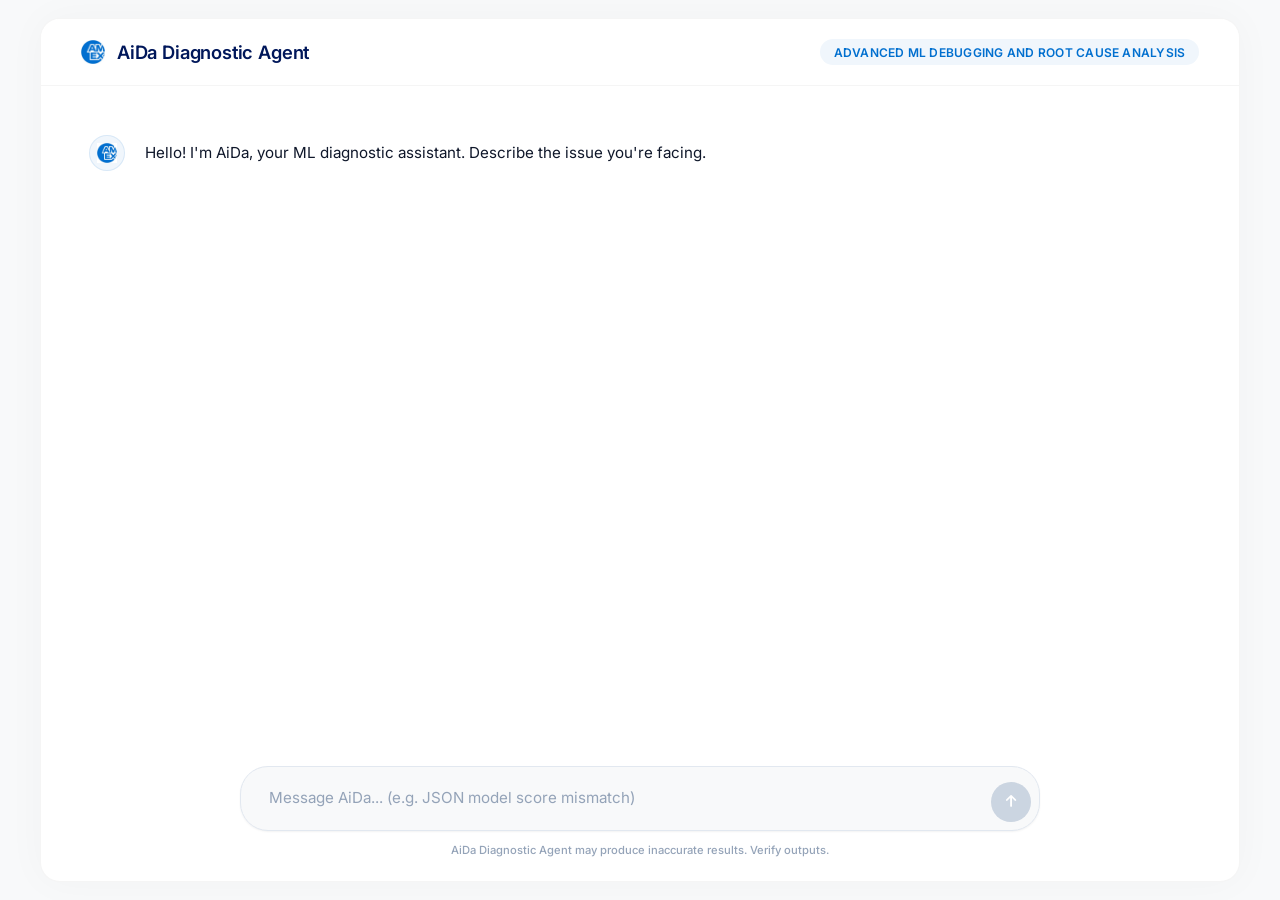
<file: static/index.html>
<!DOCTYPE html>
<html lang="en">

<head>
    <meta charset="UTF-8">
    <meta name="viewport" content="width=device-width, initial-scale=1.0">
    <title>AI Diagnostic Agent</title>
    <link rel="stylesheet" href="/static/styles.css?v=3">
    <link
        href="https://fonts.googleapis.com/css2?family=Inter:wght@400;500;600;700&family=JetBrains+Mono:wght@400;500&display=swap"
        rel="stylesheet">
    <link href="https://cdnjs.cloudflare.com/ajax/libs/font-awesome/6.0.0/css/all.min.css" rel="stylesheet">
</head>

<body>
    <div class="app-container">
        <header class="app-header">
            <div class="header-title">
                <img src="/static/logo.png" alt="AiDa Logo" class="aida-logo">
                <h1>AiDa Diagnostic Agent</h1>
            </div>
            <div class="subtitle">Advanced ML debugging and root cause analysis</div>
        </header>

        <main class="chat-container">
            <div id="chat-history" class="chat-history">
                <div class="message assistant">
                    <div class="avatar-wrapper"><img src="/static/logo.png" alt="AiDa"></div>
                    <div class="message-content">Hello! I'm AiDa, your ML diagnostic assistant. Describe the issue
                        you're facing.</div>
                </div>
            </div>

            <div class="input-container-wrapper">
                <div class="panels-container">
                    <div id="upload-panel" class="upload-panel hidden">
                        <div class="upload-header">
                            <i class="fa-solid fa-file-arrow-up"></i>
                            <span>Upload Requested Artifacts</span>
                        </div>
                        <div class="upload-controls">
                            <input type="file" id="file-input" multiple>
                            <div class="upload-actions">
                                <button id="upload-btn" class="btn btn-primary">Upload Files</button>
                                <button id="cancel-upload-btn" class="btn btn-secondary">Cancel</button>
                            </div>
                        </div>
                        <div id="upload-status" class="status-message"></div>
                    </div>

                    <div id="approval-panel" class="approval-panel hidden">
                        <div class="approval-header">
                            <i class="fa-solid fa-triangle-exclamation icon-warning"></i>
                            <span>I've detected a potential issue. Shall I investigate deeply?</span>
                        </div>
                        <button id="approve-btn" class="btn btn-primary">Approve Investigation</button>
                    </div>
                </div>

                <div class="input-area">
                    <textarea id="chat-input" placeholder="Message AiDa... (e.g. JSON model score mismatch)"
                        rows="1"></textarea>
                    <button id="send-btn" class="btn btn-primary btn-icon" disabled>
                        <i class="fa-solid fa-arrow-up"></i>
                    </button>
                </div>
                <div class="footer-text">AiDa Diagnostic Agent may produce inaccurate results. Verify outputs.</div>
            </div>
        </main>
    </div>

    <script src="/static/script.js"></script>
</body>

</html>
</file>
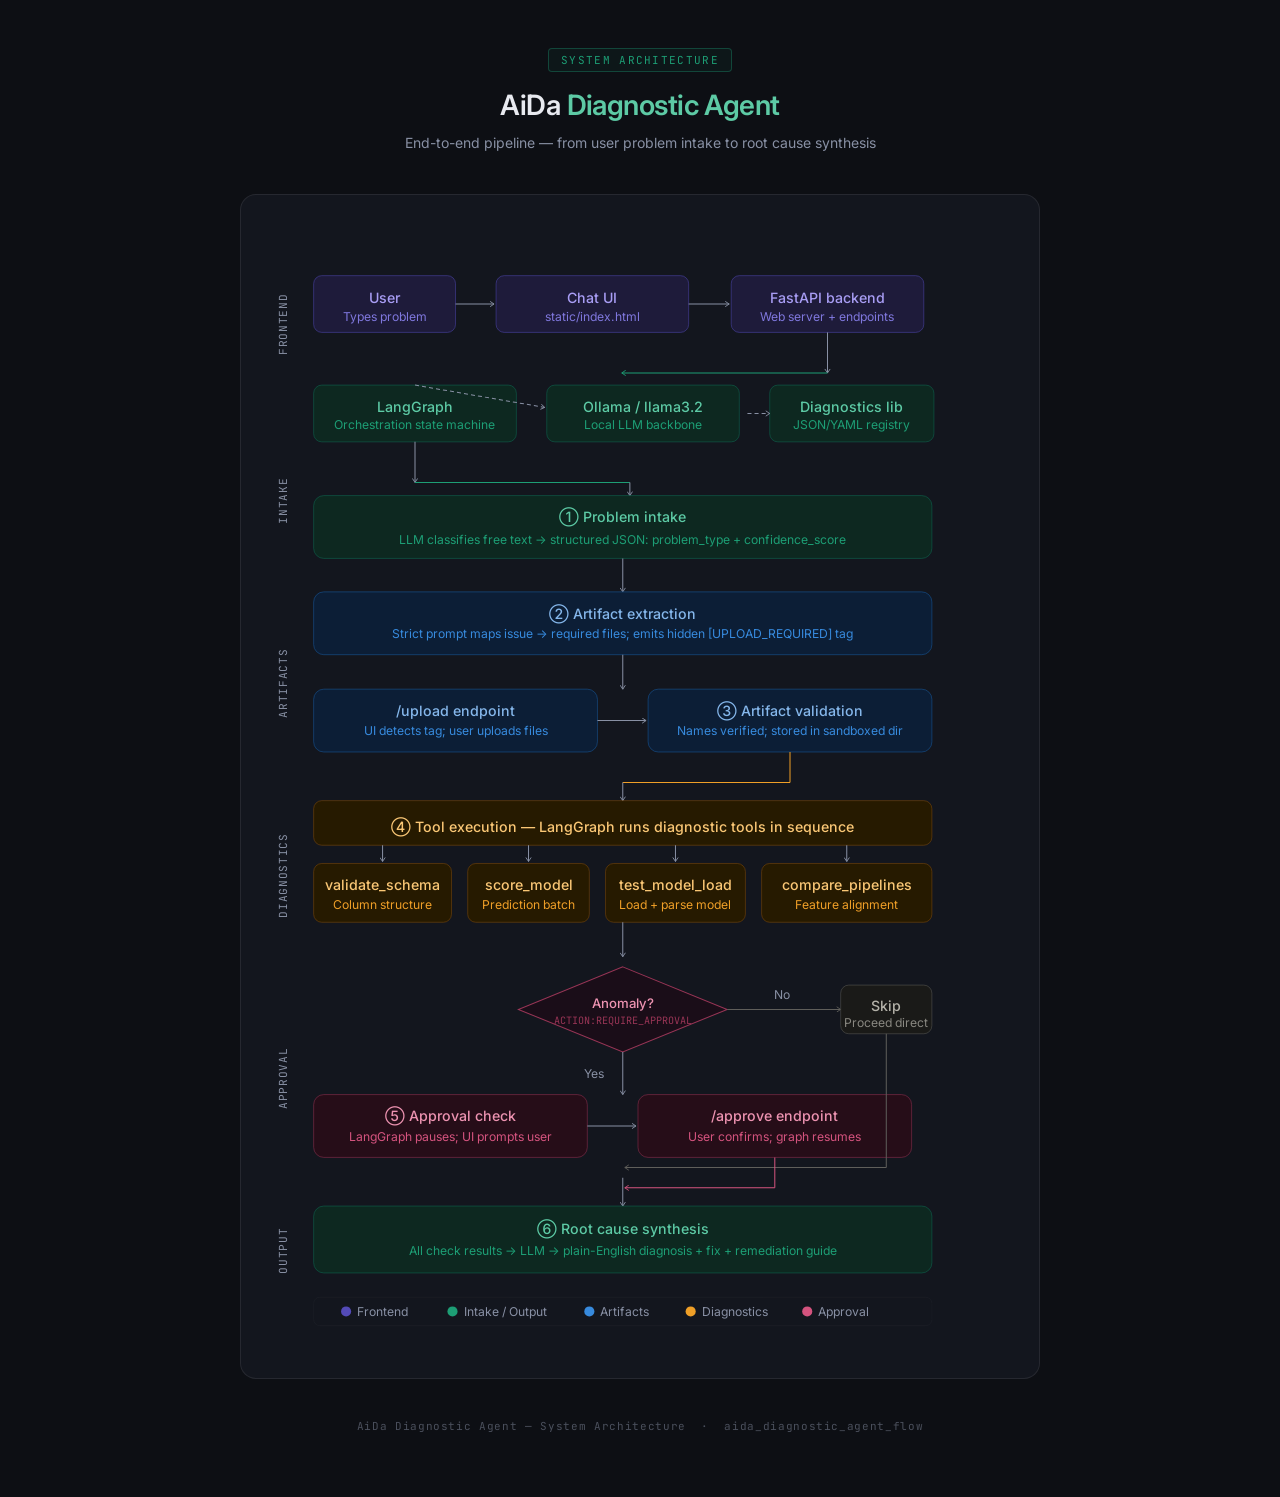
<file: static/aida_diagnostic_agent_flow.html>
<!DOCTYPE html>
<html lang="en">
<head>
<meta charset="UTF-8">
<meta name="viewport" content="width=device-width, initial-scale=1.0">
<title>AiDa Diagnostic Agent — System Flow</title>
<style>
  @import url('https://fonts.googleapis.com/css2?family=JetBrains+Mono:wght@400;500;600&family=Inter:wght@400;500;600&display=swap');

  *, *::before, *::after { box-sizing: border-box; margin: 0; padding: 0; }

  :root {
    --bg: #0d0f14;
    --surface: #13161e;
    --border: rgba(255,255,255,0.08);
    --text-primary: #e8eaf0;
    --text-secondary: #8890a4;
    --purple-light: #a89df4;
    --purple-mid: #7F77DD;
    --purple-dark: #3C3489;
    --teal-light: #5DCAA5;
    --teal-mid: #1D9E75;
    --blue-light: #85B7EB;
    --blue-mid: #378ADD;
    --amber-light: #FAC775;
    --amber-mid: #EF9F27;
    --pink-light: #ED93B1;
    --pink-mid: #D4537E;
    --gray-mid: #888780;
  }

  html, body {
    background: var(--bg);
    color: var(--text-primary);
    font-family: 'Inter', sans-serif;
    min-height: 100vh;
  }

  body {
    display: flex;
    flex-direction: column;
    align-items: center;
    padding: 48px 24px 64px;
  }

  header {
    text-align: center;
    margin-bottom: 40px;
    max-width: 680px;
  }

  .badge {
    display: inline-block;
    font-family: 'JetBrains Mono', monospace;
    font-size: 11px;
    letter-spacing: 0.12em;
    color: var(--teal-mid);
    border: 1px solid rgba(29,158,117,0.35);
    border-radius: 4px;
    padding: 4px 12px;
    margin-bottom: 16px;
    background: rgba(29,158,117,0.06);
  }

  h1 {
    font-size: 28px;
    font-weight: 600;
    color: var(--text-primary);
    letter-spacing: -0.02em;
    margin-bottom: 10px;
  }

  h1 span {
    color: var(--teal-light);
  }

  .subtitle {
    font-size: 14px;
    color: var(--text-secondary);
    line-height: 1.6;
  }

  .diagram-wrap {
    width: 100%;
    max-width: 800px;
    background: var(--surface);
    border: 1px solid var(--border);
    border-radius: 16px;
    padding: 32px 24px;
    overflow-x: auto;
  }

  svg text {
    font-family: 'Inter', sans-serif;
  }

  .node { cursor: pointer; }
  .node:hover rect, .node:hover polygon { filter: brightness(1.12); }

  .layer-label {
    font-size: 11px;
    font-family: 'JetBrains Mono', monospace;
    letter-spacing: 0.08em;
    font-weight: 500;
    opacity: 0.75;
  }

  footer {
    margin-top: 40px;
    text-align: center;
    font-family: 'JetBrains Mono', monospace;
    font-size: 11px;
    color: var(--text-secondary);
    opacity: 0.5;
    letter-spacing: 0.06em;
  }
</style>
</head>
<body>

<header>
  <div class="badge">SYSTEM ARCHITECTURE</div>
  <h1>AiDa <span>Diagnostic Agent</span></h1>
  <p class="subtitle">End-to-end pipeline — from user problem intake to root cause synthesis</p>
</header>

<div class="diagram-wrap">
<svg width="100%" viewBox="0 0 740 1100" xmlns="http://www.w3.org/2000/svg">
<defs>
  <marker id="arrow" viewBox="0 0 10 10" refX="8" refY="5" markerWidth="6" markerHeight="6" orient="auto-start-reverse">
    <path d="M2 1L8 5L2 9" fill="none" stroke="context-stroke" stroke-width="1.5" stroke-linecap="round" stroke-linejoin="round"/>
  </marker>
  <style>
    .t  { font-family:'Inter',sans-serif; font-size:14px; font-weight:400; fill:#e8eaf0; }
    .ts { font-family:'Inter',sans-serif; font-size:12px; font-weight:400; fill:#8890a4; }
    .th { font-family:'Inter',sans-serif; font-size:14px; font-weight:500; fill:#e8eaf0; }
    .mono { font-family:'JetBrains Mono',monospace; font-size:11px; fill:#8890a4; letter-spacing:0.06em; }
    .arr { stroke:#8890a4; stroke-width:1; fill:none; }
    .node { cursor:pointer; }
    .node:hover > rect, .node:hover > polygon { opacity:0.85; }

    /* Purple — Frontend */
    .c-purple rect, .c-purple ellipse { fill:#1e1b3a; stroke:#534AB7; stroke-width:0.5; }
    .c-purple .th { fill:#a89df4; }
    .c-purple .ts { fill:#7F77DD; }

    /* Teal — Intake / LangGraph */
    .c-teal rect { fill:#0d2820; stroke:#0F6E56; stroke-width:0.5; }
    .c-teal .th { fill:#5DCAA5; }
    .c-teal .ts { fill:#1D9E75; }

    /* Blue — Artifacts */
    .c-blue rect { fill:#0c1e36; stroke:#185FA5; stroke-width:0.5; }
    .c-blue .th { fill:#85B7EB; }
    .c-blue .ts { fill:#378ADD; }

    /* Amber — Diagnostics */
    .c-amber rect { fill:#261a00; stroke:#854F0B; stroke-width:0.5; }
    .c-amber .th { fill:#FAC775; }
    .c-amber .ts { fill:#EF9F27; }

    /* Pink — Approval */
    .c-pink rect { fill:#260d18; stroke:#993556; stroke-width:0.5; }
    .c-pink .th { fill:#ED93B1; }
    .c-pink .ts { fill:#D4537E; }

    /* Gray — Neutral */
    .c-gray rect { fill:#1a1a18; stroke:#5F5E5A; stroke-width:0.5; }
    .c-gray .th { fill:#B4B2A9; }
    .c-gray .ts { fill:#888780; }

    /* Diamond (anomaly) */
    .diamond { fill:#1a0d18; stroke:#993556; stroke-width:1; }
    .diamond-text-main { font-family:'Inter',sans-serif; font-size:13px; font-weight:500; fill:#ED93B1; }
    .diamond-text-sub  { font-family:'JetBrains Mono',monospace; font-size:10px; fill:#993556; }
  </style>
</defs>

<!-- ── LAYER LABELS ── -->
<text class="mono" x="22" y="96"  text-anchor="middle" transform="rotate(-90,22,96)"  fill="#534AB7">FRONTEND</text>
<text class="mono" x="22" y="270" text-anchor="middle" transform="rotate(-90,22,270)" fill="#0F6E56">INTAKE</text>
<text class="mono" x="22" y="450" text-anchor="middle" transform="rotate(-90,22,450)" fill="#185FA5">ARTIFACTS</text>
<text class="mono" x="22" y="640" text-anchor="middle" transform="rotate(-90,22,640)" fill="#854F0B">DIAGNOSTICS</text>
<text class="mono" x="22" y="840" text-anchor="middle" transform="rotate(-90,22,840)" fill="#993556">APPROVAL</text>
<text class="mono" x="22" y="1010" text-anchor="middle" transform="rotate(-90,22,1010)" fill="#0F6E56">OUTPUT</text>

<!-- ══════════════════════════════════
     ROW 1 — User / Chat UI / FastAPI
══════════════════════════════════ -->

<g class="node c-purple">
  <rect x="48" y="48" width="140" height="56" rx="8"/>
  <text class="th" x="118" y="70" text-anchor="middle" dominant-baseline="central">User</text>
  <text class="ts" x="118" y="88" text-anchor="middle" dominant-baseline="central">Types problem</text>
</g>

<g class="node c-purple">
  <rect x="228" y="48" width="190" height="56" rx="8"/>
  <text class="th" x="323" y="70" text-anchor="middle" dominant-baseline="central">Chat UI</text>
  <text class="ts" x="323" y="88" text-anchor="middle" dominant-baseline="central">static/index.html</text>
</g>

<g class="node c-purple">
  <rect x="460" y="48" width="190" height="56" rx="8"/>
  <text class="th" x="555" y="70" text-anchor="middle" dominant-baseline="central">FastAPI backend</text>
  <text class="ts" x="555" y="88" text-anchor="middle" dominant-baseline="central">Web server + endpoints</text>
</g>

<line x1="188" y1="76" x2="226" y2="76" class="arr" stroke="#534AB7" marker-end="url(#arrow)"/>
<line x1="418" y1="76" x2="458" y2="76" class="arr" stroke="#534AB7" marker-end="url(#arrow)"/>

<!-- ══════════════════════════════════
     ROW 2 — LangGraph + Ollama + Library
══════════════════════════════════ -->

<line x1="555" y1="104" x2="555" y2="144" class="arr" stroke="#1D9E75" marker-end="url(#arrow)"/>
<line x1="555" y1="144" x2="352" y2="144" stroke="#1D9E75" stroke-width="1" fill="none" marker-end="url(#arrow)"/>

<g class="node c-teal">
  <rect x="48" y="156" width="200" height="56" rx="8"/>
  <text class="th" x="148" y="177" text-anchor="middle" dominant-baseline="central">LangGraph</text>
  <text class="ts" x="148" y="195" text-anchor="middle" dominant-baseline="central">Orchestration state machine</text>
</g>

<g class="node c-teal">
  <rect x="278" y="156" width="190" height="56" rx="8"/>
  <text class="th" x="373" y="177" text-anchor="middle" dominant-baseline="central">Ollama / llama3.2</text>
  <text class="ts" x="373" y="195" text-anchor="middle" dominant-baseline="central">Local LLM backbone</text>
</g>

<g class="node c-teal">
  <rect x="498" y="156" width="162" height="56" rx="8"/>
  <text class="th" x="579" y="177" text-anchor="middle" dominant-baseline="central">Diagnostics lib</text>
  <text class="ts" x="579" y="195" text-anchor="middle" dominant-baseline="central">JSON/YAML registry</text>
</g>

<line x1="148" y1="156" x2="276" y2="178" class="arr" stroke="#1D9E75" stroke-dasharray="4 3" marker-end="url(#arrow)"/>
<line x1="476" y1="184" x2="498" y2="184" class="arr" stroke="#1D9E75" stroke-dasharray="4 3" marker-end="url(#arrow)"/>

<!-- ══════════════════════════════════
     STAGE ① Problem intake (full-width)
══════════════════════════════════ -->

<line x1="148" y1="212" x2="148" y2="252" class="arr" stroke="#1D9E75" marker-end="url(#arrow)"/>
<line x1="148" y1="252" x2="360" y2="252" stroke="#1D9E75" stroke-width="1" fill="none"/>
<line x1="360" y1="252" x2="360" y2="265" class="arr" stroke="#1D9E75" marker-end="url(#arrow)"/>

<g class="node c-teal">
  <rect x="48" y="265" width="610" height="62" rx="10"/>
  <text class="th" x="353" y="286" text-anchor="middle" dominant-baseline="central">① Problem intake</text>
  <text class="ts" x="353" y="308" text-anchor="middle" dominant-baseline="central">LLM classifies free text → structured JSON: problem_type + confidence_score</text>
</g>

<!-- ══════════════════════════════════
     STAGE ② Artifact extraction
══════════════════════════════════ -->

<line x1="353" y1="327" x2="353" y2="360" class="arr" stroke="#378ADD" marker-end="url(#arrow)"/>

<g class="node c-blue">
  <rect x="48" y="360" width="610" height="62" rx="10"/>
  <text class="th" x="353" y="381" text-anchor="middle" dominant-baseline="central">② Artifact extraction</text>
  <text class="ts" x="353" y="401" text-anchor="middle" dominant-baseline="central">Strict prompt maps issue → required files; emits hidden [UPLOAD_REQUIRED] tag</text>
</g>

<!-- ══════════════════════════════════
     STAGE ③ Upload + Validation
══════════════════════════════════ -->

<line x1="353" y1="422" x2="353" y2="456" class="arr" stroke="#378ADD" marker-end="url(#arrow)"/>

<g class="node c-blue">
  <rect x="48" y="456" width="280" height="62" rx="10"/>
  <text class="th" x="188" y="477" text-anchor="middle" dominant-baseline="central">/upload endpoint</text>
  <text class="ts" x="188" y="497" text-anchor="middle" dominant-baseline="central">UI detects tag; user uploads files</text>
</g>

<g class="node c-blue">
  <rect x="378" y="456" width="280" height="62" rx="10"/>
  <text class="th" x="518" y="477" text-anchor="middle" dominant-baseline="central">③ Artifact validation</text>
  <text class="ts" x="518" y="497" text-anchor="middle" dominant-baseline="central">Names verified; stored in sandboxed dir</text>
</g>

<line x1="328" y1="487" x2="376" y2="487" class="arr" stroke="#378ADD" marker-end="url(#arrow)"/>

<!-- ══════════════════════════════════
     STAGE ④ Tool execution header
══════════════════════════════════ -->

<line x1="518" y1="518" x2="518" y2="548" stroke="#EF9F27" stroke-width="1" fill="none"/>
<line x1="518" y1="548" x2="353" y2="548" stroke="#EF9F27" stroke-width="1" fill="none"/>
<line x1="353" y1="548" x2="353" y2="566" class="arr" stroke="#EF9F27" marker-end="url(#arrow)"/>

<g class="node c-amber">
  <rect x="48" y="566" width="610" height="44" rx="8"/>
  <text class="th" x="353" y="592" text-anchor="middle" dominant-baseline="central">④ Tool execution — LangGraph runs diagnostic tools in sequence</text>
</g>

<!-- 4 tool boxes -->
<g class="node c-amber">
  <rect x="48" y="628" width="136" height="58" rx="8"/>
  <text class="th" x="116" y="649" text-anchor="middle" dominant-baseline="central">validate_schema</text>
  <text class="ts" x="116" y="668" text-anchor="middle" dominant-baseline="central">Column structure</text>
</g>

<g class="node c-amber">
  <rect x="200" y="628" width="120" height="58" rx="8"/>
  <text class="th" x="260" y="649" text-anchor="middle" dominant-baseline="central">score_model</text>
  <text class="ts" x="260" y="668" text-anchor="middle" dominant-baseline="central">Prediction batch</text>
</g>

<g class="node c-amber">
  <rect x="336" y="628" width="138" height="58" rx="8"/>
  <text class="th" x="405" y="649" text-anchor="middle" dominant-baseline="central">test_model_load</text>
  <text class="ts" x="405" y="668" text-anchor="middle" dominant-baseline="central">Load + parse model</text>
</g>

<g class="node c-amber">
  <rect x="490" y="628" width="168" height="58" rx="8"/>
  <text class="th" x="574" y="649" text-anchor="middle" dominant-baseline="central">compare_pipelines</text>
  <text class="ts" x="574" y="668" text-anchor="middle" dominant-baseline="central">Feature alignment</text>
</g>

<!-- connectors from header to tools -->
<line x1="116" y1="610" x2="116" y2="626" class="arr" stroke="#EF9F27" marker-end="url(#arrow)"/>
<line x1="260" y1="610" x2="260" y2="626" class="arr" stroke="#EF9F27" marker-end="url(#arrow)"/>
<line x1="405" y1="610" x2="405" y2="626" class="arr" stroke="#EF9F27" marker-end="url(#arrow)"/>
<line x1="574" y1="610" x2="574" y2="626" class="arr" stroke="#EF9F27" marker-end="url(#arrow)"/>

<!-- ══════════════════════════════════
     ANOMALY DIAMOND
══════════════════════════════════ -->

<line x1="353" y1="686" x2="353" y2="720" class="arr" stroke="#D4537E" marker-end="url(#arrow)"/>

<polygon class="diamond" points="353,730 456,772 353,814 250,772"/>
<text class="diamond-text-main" x="353" y="766" text-anchor="middle" dominant-baseline="central">Anomaly?</text>
<text class="diamond-text-sub"  x="353" y="783" text-anchor="middle" dominant-baseline="central">ACTION:REQUIRE_APPROVAL</text>

<!-- No branch -->
<line x1="456" y1="772" x2="568" y2="772" stroke="#5F5E5A" stroke-width="1" fill="none" marker-end="url(#arrow)"/>
<text class="ts" x="510" y="762" text-anchor="middle">No</text>

<g class="node c-gray">
  <rect x="568" y="748" width="90" height="48" rx="8"/>
  <text class="th" x="613" y="768" text-anchor="middle" dominant-baseline="central">Skip</text>
  <text class="ts" x="613" y="785" text-anchor="middle" dominant-baseline="central">Proceed direct</text>
</g>

<!-- Yes branch down -->
<line x1="353" y1="814" x2="353" y2="856" class="arr" stroke="#D4537E" marker-end="url(#arrow)"/>
<text class="ts" x="325" y="840" text-anchor="middle">Yes</text>

<!-- ══════════════════════════════════
     STAGE ⑤ Approval
══════════════════════════════════ -->

<g class="node c-pink">
  <rect x="48" y="856" width="270" height="62" rx="10"/>
  <text class="th" x="183" y="877" text-anchor="middle" dominant-baseline="central">⑤ Approval check</text>
  <text class="ts" x="183" y="897" text-anchor="middle" dominant-baseline="central">LangGraph pauses; UI prompts user</text>
</g>

<g class="node c-pink">
  <rect x="368" y="856" width="270" height="62" rx="10"/>
  <text class="th" x="503" y="877" text-anchor="middle" dominant-baseline="central">/approve endpoint</text>
  <text class="ts" x="503" y="897" text-anchor="middle" dominant-baseline="central">User confirms; graph resumes</text>
</g>

<line x1="318" y1="887" x2="366" y2="887" class="arr" stroke="#D4537E" marker-end="url(#arrow)"/>

<!-- Skip path merge -->
<line x1="613" y1="796" x2="613" y2="928" stroke="#5F5E5A" stroke-width="1" fill="none"/>
<line x1="613" y1="928" x2="355" y2="928" stroke="#5F5E5A" stroke-width="1" fill="none" marker-end="url(#arrow)"/>

<line x1="503" y1="918" x2="503" y2="948" stroke="#D4537E" stroke-width="1" fill="none"/>
<line x1="503" y1="948" x2="355" y2="948" stroke="#D4537E" stroke-width="1" fill="none" marker-end="url(#arrow)"/>

<line x1="353" y1="938" x2="353" y2="966" class="arr" stroke="#1D9E75" marker-end="url(#arrow)"/>

<!-- ══════════════════════════════════
     STAGE ⑥ Root cause synthesis
══════════════════════════════════ -->

<g class="node c-teal">
  <rect x="48" y="966" width="610" height="66" rx="10"/>
  <text class="th" x="353" y="988" text-anchor="middle" dominant-baseline="central">⑥ Root cause synthesis</text>
  <text class="ts" x="353" y="1010" text-anchor="middle" dominant-baseline="central">All check results → LLM → plain-English diagnosis + fix + remediation guide</text>
</g>

<!-- ══════════════════════════════════
     LEGEND
══════════════════════════════════ -->

<rect x="48" y="1056" width="610" height="28" rx="6" fill="#13161e" stroke="rgba(255,255,255,0.06)" stroke-width="0.5"/>
<circle cx="80"  cy="1070" r="5" fill="#534AB7"/>
<text class="ts" x="91"  y="1074">Frontend</text>
<circle cx="185" cy="1070" r="5" fill="#1D9E75"/>
<text class="ts" x="196" y="1074">Intake / Output</text>
<circle cx="320" cy="1070" r="5" fill="#378ADD"/>
<text class="ts" x="331" y="1074">Artifacts</text>
<circle cx="420" cy="1070" r="5" fill="#EF9F27"/>
<text class="ts" x="431" y="1074">Diagnostics</text>
<circle cx="535" cy="1070" r="5" fill="#D4537E"/>
<text class="ts" x="546" y="1074">Approval</text>
</svg>
</div>

<footer>AiDa Diagnostic Agent — System Architecture &nbsp;·&nbsp; aida_diagnostic_agent_flow</footer>

</body>
</html>
</file>
<file: static/styles.css>
:root {
    --amex-deep-blue: #00175A;
    --amex-blue: #006FCF;
    --amex-bright-blue: #00A6EA;
    --amex-light-blue: #F0F6FC;
    --bg-page: #F8F9FA;
    --bg-surface: #FFFFFF;

    --text-primary: #0F172A;
    --text-secondary: #475569;
    --text-tertiary: #94A3B8;

    --border-light: #E2E8F0;
    --border-base: #CBD5E1;

    --warning-color: #F59E0B;
    --warning-bg: #FFFBEB;
    --success-color: #10B981;

    --shadow-sm: 0 1px 2px 0 rgba(0, 0, 0, 0.05);
    --shadow-md: 0 4px 6px -1px rgba(0, 0, 0, 0.05), 0 2px 4px -2px rgba(0, 0, 0, 0.05);
    --shadow-lg: 0 10px 25px -3px rgba(0, 0, 0, 0.08), 0 4px 6px -4px rgba(0, 0, 0, 0.04);
    --shadow-floating: 0 12px 32px rgba(0, 23, 90, 0.08);

    --radius-sm: 6px;
    --radius-md: 12px;
    --radius-lg: 20px;
    --radius-pill: 9999px;
}

* {
    box-sizing: border-box;
    margin: 0;
    padding: 0;
}

body {
    font-family: 'Inter', system-ui, -apple-system, sans-serif;
    background-color: var(--bg-page);
    color: var(--text-primary);
    display: flex;
    justify-content: center;
    height: 100vh;
    overflow: hidden;
    -webkit-font-smoothing: antialiased;
    -moz-osx-font-smoothing: grayscale;
}

::-webkit-scrollbar {
    width: 6px;
    height: 6px;
}

::-webkit-scrollbar-track {
    background: transparent;
}

::-webkit-scrollbar-thumb {
    background: var(--border-base);
    border-radius: var(--radius-pill);
}

::-webkit-scrollbar-thumb:hover {
    background: var(--text-tertiary);
}

.icon-warning {
    color: var(--warning-color);
}

.app-container {
    width: 100%;
    max-width: 1200px;
    height: 100%;
    display: flex;
    flex-direction: column;
    background: var(--bg-surface);
    position: relative;
    box-shadow: 0 0 40px rgba(0, 0, 0, 0.03);
}

@media (min-width: 1200px) {
    body {
        padding: 2vh 0;
    }

    .app-container {
        height: 96vh;
        border-radius: 20px;
        border: 1px solid rgba(0, 0, 0, 0.04);
        overflow: hidden;
    }
}

/* Header */
.app-header {
    padding: 1.25rem 2.5rem;
    background: rgba(255, 255, 255, 0.85);
    backdrop-filter: blur(20px);
    -webkit-backdrop-filter: blur(20px);
    border-bottom: 1px solid rgba(0, 0, 0, 0.04);
    display: flex;
    justify-content: space-between;
    align-items: center;
    z-index: 50;
    position: absolute;
    top: 0;
    left: 0;
    right: 0;
}

.header-title {
    display: flex;
    align-items: center;
    gap: 0.75rem;
}

.header-title h1 {
    font-size: 1.15rem;
    font-weight: 600;
    color: var(--amex-deep-blue);
    letter-spacing: -0.01em;
}

.aida-logo {
    height: 24px;
    width: auto;
    object-fit: contain;
}

.subtitle {
    color: var(--amex-blue);
    font-size: 0.75rem;
    font-weight: 600;
    background: var(--amex-light-blue);
    padding: 0.35rem 0.85rem;
    border-radius: var(--radius-pill);
    text-transform: uppercase;
    letter-spacing: 0.02em;
}

/* Chat Container */
.chat-container {
    flex: 1;
    display: flex;
    flex-direction: column;
    height: 100%;
    padding-top: 76px;
    /* Account for abstract header */
    padding-bottom: 130px;
    /* Account for floating input */
    position: relative;
}

.chat-history {
    flex: 1;
    overflow-y: auto;
    padding: 2.5rem 3rem;
    display: flex;
    flex-direction: column;
    gap: 2rem;
    scroll-behavior: smooth;
    transition: padding-bottom 0.3s ease;
}

/* Dynamically added when panels are shown to keep chat readable */
.chat-history.with-panels {
    padding-bottom: 400px;
    /* enough space to scroll past the panels */
}

/* Markdown Elements */
pre {
    background: #0F172A;
    color: #F8FAFC;
    padding: 1.25rem;
    border-radius: var(--radius-md);
    overflow-x: auto;
    margin: 1rem 0;
    font-size: 0.85rem;
    border: 1px solid rgba(255, 255, 255, 0.1);
}

code {
    font-family: 'JetBrains Mono', monospace;
    font-size: 0.85em;
    padding: 0.2em 0.4em;
    background: rgba(0, 23, 90, 0.05);
    border-radius: 4px;
    color: var(--amex-blue);
}

pre code {
    background: transparent;
    padding: 0;
    color: inherit;
}

/* Data Tables */
.data-table {
    width: 100%;
    border-collapse: separate;
    border-spacing: 0;
    margin: 1rem 0;
    font-size: 0.85rem;
    border: 1px solid var(--border-light);
    border-radius: var(--radius-md);
    overflow: hidden;
}

.data-table th,
.data-table td {
    padding: 0.75rem 1rem;
    border-bottom: 1px solid var(--border-light);
    text-align: left;
}

.data-table th {
    background-color: var(--bg-page);
    font-weight: 600;
    color: var(--amex-deep-blue);
    text-transform: uppercase;
    font-size: 0.7rem;
    letter-spacing: 0.05em;
}

.data-table tr:last-child td {
    border-bottom: none;
}

.data-table tbody tr:hover td {
    background-color: var(--bg-page);
}

/* Download Link */
.download-link {
    display: inline-flex;
    align-items: center;
    margin: 8px 0;
    padding: 8px 16px;
    background-color: var(--bg-surface);
    color: var(--amex-blue) !important;
    text-decoration: none !important;
    border-radius: var(--radius-pill);
    border: 1px solid var(--amex-blue);
    font-size: 0.85rem;
    font-weight: 500;
    transition: all 0.2s ease;
}

.download-link:hover {
    background-color: var(--amex-blue);
    color: #FFF !important;
}

.download-link::before {
    content: '\f019';
    font-family: "Font Awesome 6 Free";
    font-weight: 900;
    margin-right: 8px;
}

/* Animations */
@keyframes fadeIn {
    from {
        opacity: 0;
        transform: translateY(10px);
    }

    to {
        opacity: 1;
        transform: translateY(0);
    }
}

/* Messages */
.message {
    display: flex;
    width: 100%;
    animation: fadeIn 0.4s ease forwards;
    gap: 1.25rem;
    max-width: 85%;
}

.message.user {
    align-self: flex-end;
    flex-direction: row-reverse;
}

.message.assistant {
    align-self: flex-start;
}

.avatar-wrapper {
    width: 36px;
    height: 36px;
    border-radius: 50%;
    background: var(--amex-light-blue);
    display: flex;
    align-items: center;
    justify-content: center;
    flex-shrink: 0;
    border: 1px solid rgba(0, 111, 207, 0.1);
}

.avatar-wrapper img {
    height: 20px;
    width: auto;
}

.message-content {
    font-size: 0.95rem;
    line-height: 1.6;
    word-wrap: break-word;
}

/* User Message */
.message.user .message-content {
    background-color: var(--amex-light-blue);
    color: var(--amex-deep-blue);
    padding: 0.85rem 1.25rem;
    border-radius: 20px 20px 4px 20px;
    border: 1px solid rgba(0, 111, 207, 0.1);
}

/* Assistant Message - Minimalist, no background block */
.message.assistant .message-content {
    background-color: transparent;
    color: var(--text-primary);
    padding: 0.35rem 0;
}

.message-content p {
    margin-bottom: 0.75em;
}

.message-content p:last-child {
    margin-bottom: 0;
}

.message-content h1,
.message-content h2,
.message-content h3 {
    margin-top: 1.5em;
    margin-bottom: 0.75em;
    font-weight: 600;
    color: var(--amex-deep-blue);
}

.message-content ul,
.message-content ol {
    margin-left: 1.5rem;
    margin-bottom: 1rem;
}

/* Input Wrapper Floating */
.input-container-wrapper {
    position: absolute;
    bottom: 0;
    left: 0;
    right: 0;
    padding: 0 3rem 1.5rem 3rem;
    background: transparent;
    z-index: 40;
}

.panels-container {
    display: flex;
    flex-direction: column;
    gap: 0.75rem;
    margin-bottom: 1rem;
    align-items: center;
}

/* Panels */
.upload-panel,
.approval-panel {
    width: 100%;
    max-width: 600px;
    padding: 1.25rem 1.5rem;
    border-radius: var(--radius-md);
    background-color: var(--bg-surface);
    border: 1px solid var(--border-light);
    box-shadow: var(--shadow-md);
    animation: fadeIn 0.3s ease;
}

.approval-panel {
    border-color: rgba(245, 158, 11, 0.3);
    background-color: var(--warning-bg);
}

.upload-header,
.approval-header {
    display: flex;
    align-items: center;
    gap: 0.5rem;
    font-weight: 600;
    margin-bottom: 0.75rem;
    font-size: 0.95rem;
    color: var(--amex-deep-blue);
}

.upload-controls {
    display: flex;
    align-items: center;
    gap: 1rem;
}

input[type="file"] {
    flex: 1;
    padding: 0.6rem 1rem;
    border: 1px dashed var(--border-base);
    border-radius: var(--radius-sm);
    background: var(--bg-page);
    cursor: pointer;
    font-size: 0.85rem;
    color: var(--text-secondary);
}

.upload-actions {
    display: flex;
    gap: 0.5rem;
}

.status-message {
    margin-top: 0.5rem;
    font-size: 0.8rem;
    color: var(--success-color);
}

.hidden {
    display: none !important;
}

/* The Chat Input Box */
.input-area {
    display: flex;
    align-items: flex-end;
    gap: 0.75rem;
    background: var(--bg-page);
    border: 1px solid var(--border-light);
    border-radius: 28px;
    padding: 0.5rem 0.5rem 0.5rem 1.75rem;
    box-shadow: var(--shadow-sm);
    max-width: 800px;
    margin: 0 auto;
    transition: all 0.2s ease;
}

.input-area:focus-within {
    border-color: var(--amex-blue);
    background: var(--bg-surface);
    box-shadow: var(--shadow-floating);
}

#chat-input {
    flex: 1;
    resize: none;
    border: none;
    background: transparent;
    padding: 0.75rem 0;
    max-height: 150px;
    font-family: inherit;
    font-size: 0.95rem;
    line-height: 1.5;
    color: var(--text-primary);
    outline: none;
}

#chat-input::placeholder {
    color: var(--text-tertiary);
}

.footer-text {
    text-align: center;
    font-size: 0.7rem;
    color: var(--text-tertiary);
    margin-top: 0.75rem;
    font-weight: 500;
}

/* Buttons */
.btn {
    padding: 0.5rem 1.25rem;
    border-radius: var(--radius-pill);
    font-weight: 500;
    font-size: 0.85rem;
    cursor: pointer;
    transition: all 0.2s ease;
    border: none;
    display: inline-flex;
    align-items: center;
    justify-content: center;
    gap: 0.5rem;
}

.btn-icon {
    width: 40px;
    height: 40px;
    padding: 0;
    flex-shrink: 0;
    border-radius: 50%;
    background-color: var(--amex-deep-blue);
    color: #FFFFFF;
}

.btn-icon:hover:not(:disabled) {
    background-color: var(--amex-blue);
    transform: translateY(-1px);
    box-shadow: var(--shadow-md);
}

.btn-primary {
    background-color: var(--amex-deep-blue);
    color: #FFFFFF;
}

.btn-primary:hover:not(:disabled) {
    background-color: var(--amex-blue);
    transform: translateY(-1px);
    box-shadow: var(--shadow-md);
}

.btn-primary:disabled,
.btn-icon:disabled {
    background-color: var(--border-base);
    color: #FFFFFF;
    cursor: not-allowed;
    box-shadow: none;
    transform: none;
}

.btn-secondary {
    background-color: var(--bg-surface);
    border: 1px solid var(--border-base);
    color: var(--text-primary);
}

.btn-secondary:hover {
    border-color: var(--amex-blue);
    color: var(--amex-blue);
}

.btn-tertiary {
    background-color: transparent;
    color: var(--text-secondary);
}

.btn-tertiary:hover {
    color: var(--amex-deep-blue);
    background-color: var(--bg-page);
}

/* Loading Indicator */
.loading {
    display: flex;
    gap: 4px;
    padding: 0.5rem 0;
    align-items: center;
}

.dot {
    width: 6px;
    height: 6px;
    background: var(--amex-bright-blue);
    border-radius: 50%;
    animation: typing 1.4s infinite ease-in-out both;
}

.dot:nth-child(1) {
    animation-delay: -0.32s;
}

.dot:nth-child(2) {
    animation-delay: -0.16s;
}

@keyframes typing {

    0%,
    80%,
    100% {
        transform: scale(0.6);
        opacity: 0.4;
    }

    40% {
        transform: scale(1.2);
        opacity: 1;
    }
}

.loading-msg .message-content {
    background: transparent !important;
    border: none !important;
    padding: 0 !important;
}

/* Spinner Wheel Animation for Execution */
.spinner-wheel {
    width: 20px;
    height: 20px;
    border: 3px solid var(--border-base);
    border-top-color: var(--amex-bright-blue);
    border-radius: 50%;
    animation: spin 1s linear infinite;
    flex-shrink: 0;
    margin-right: 8px;
}

@keyframes spin {
    to {
        transform: rotate(360deg);
    }
}

.loading.execution {
    display: flex;
    align-items: center;
    gap: 8px;
}
</file>
